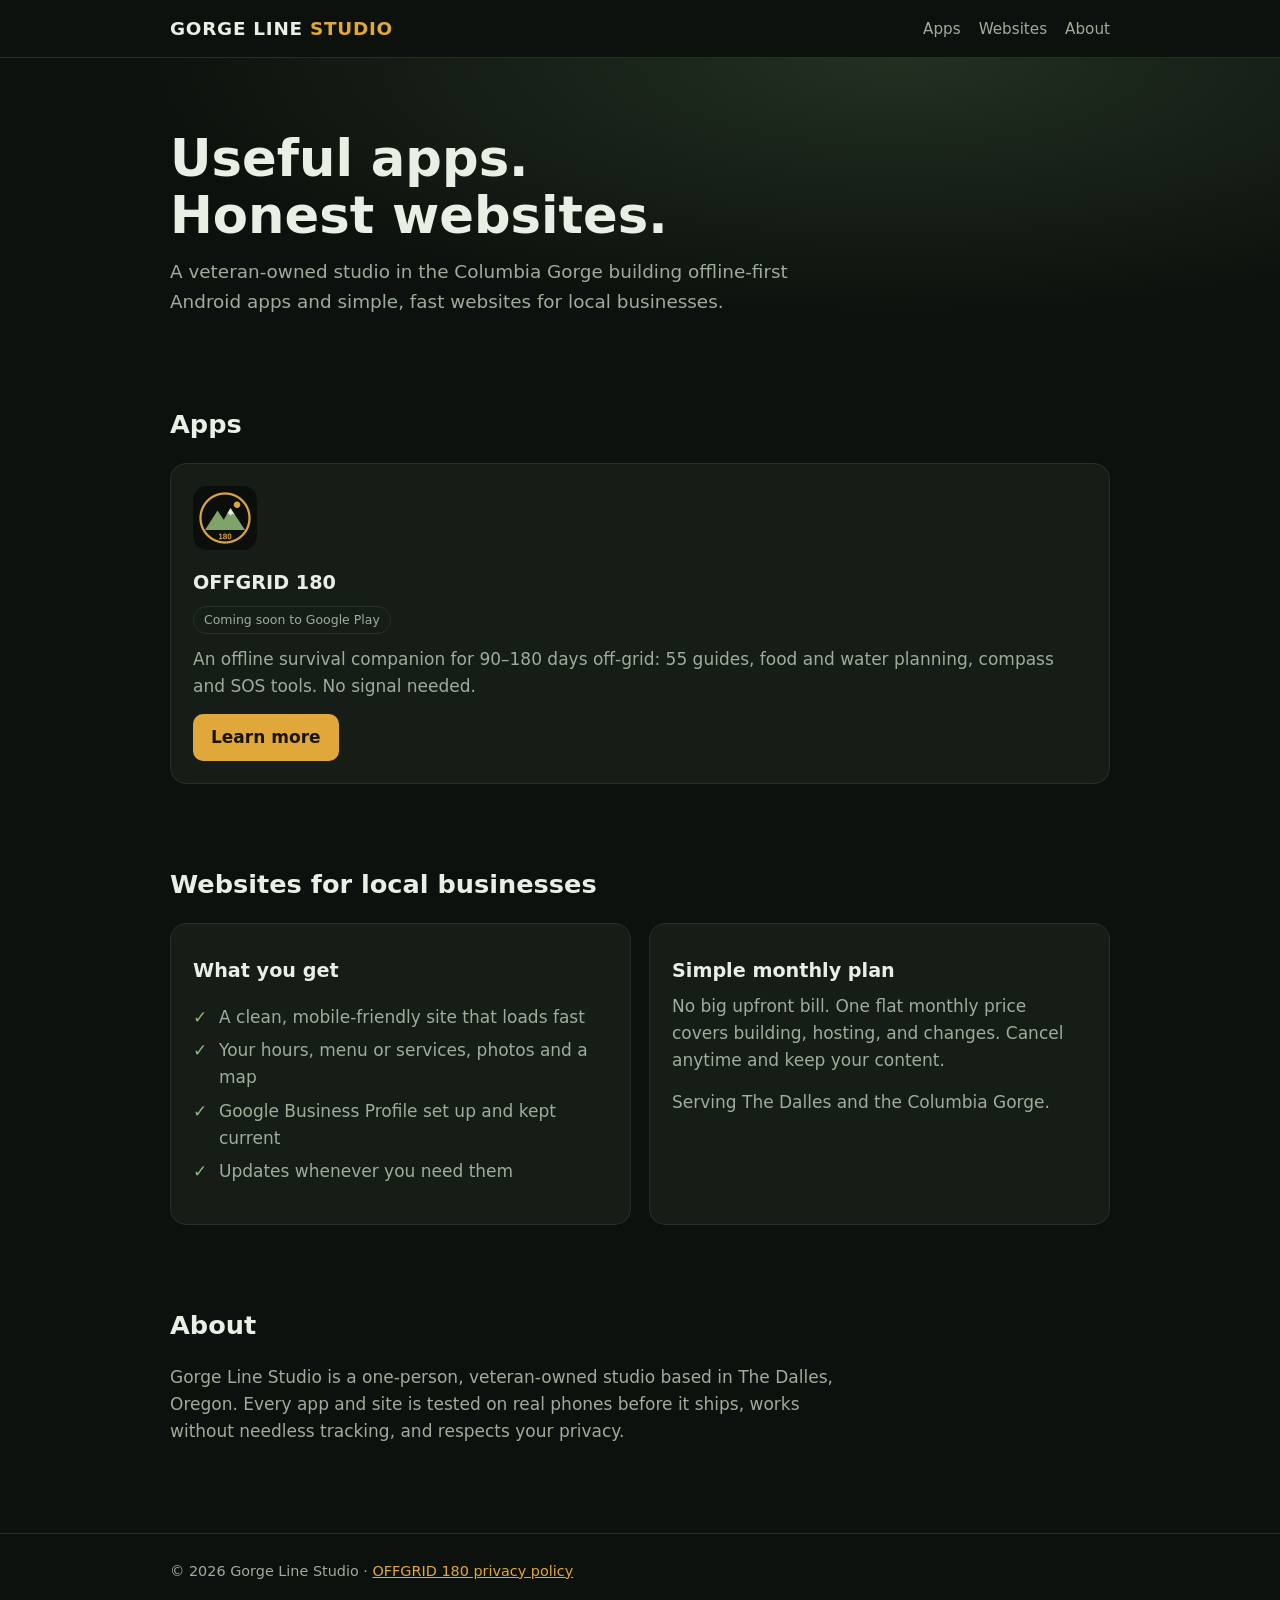
<file: index.html>
<!DOCTYPE html>
<html lang="en">
<head>
<meta charset="utf-8">
<meta name="viewport" content="width=device-width, initial-scale=1">
<title>Gorge Line Studio — Apps & websites from the Columbia Gorge</title>
<meta name="description" content="Gorge Line Studio builds offline-first Android apps and simple, fast websites for local businesses in The Dalles and the Columbia Gorge.">
<link rel="stylesheet" href="style.css">
<link rel="icon" href="offgrid-180/icon.png">
</head>
<body>
<header><div class="wrap">
  <a class="logo" href="./">GORGE LINE <span>STUDIO</span></a>
  <nav><a href="#apps">Apps</a><a href="#websites">Websites</a><a href="#about">About</a></nav>
</div></header>

<div class="hero"><div class="wrap">
  <h1>Useful apps.<br>Honest websites.</h1>
  <p>A veteran-owned studio in the Columbia Gorge building offline-first Android apps and simple, fast websites for local businesses.</p>
</div></div>

<section id="apps"><div class="wrap">
  <h2>Apps</h2>
  <div class="grid">
    <div class="card">
      <img src="offgrid-180/icon.png" alt="OFFGRID 180 icon">
      <h3>OFFGRID 180</h3>
      <span class="tag soon">Coming soon to Google Play</span>
      <p style="margin-top:12px">An offline survival companion for 90–180 days off-grid: 55 guides, food and water planning, compass and SOS tools. No signal needed.</p>
      <a class="btn" href="offgrid-180/">Learn more</a>
    </div>
  </div>
</div></section>

<section id="websites"><div class="wrap">
  <h2>Websites for local businesses</h2>
  <div class="grid">
    <div class="card">
      <h3>What you get</h3>
      <ul class="checks">
        <li>A clean, mobile-friendly site that loads fast</li>
        <li>Your hours, menu or services, photos and a map</li>
        <li>Google Business Profile set up and kept current</li>
        <li>Updates whenever you need them</li>
      </ul>
    </div>
    <div class="card">
      <h3>Simple monthly plan</h3>
      <p>No big upfront bill. One flat monthly price covers building, hosting, and changes. Cancel anytime and keep your content.</p>
      <p>Serving The Dalles and the Columbia Gorge.</p>
    </div>
  </div>
</div></section>

<section id="about"><div class="wrap">
  <h2>About</h2>
  <p style="color:var(--muted);max-width:680px">Gorge Line Studio is a one-person, veteran-owned studio based in The Dalles, Oregon. Every app and site is tested on real phones before it ships, works without needless tracking, and respects your privacy.</p>
</div></section>

<footer><div class="wrap">© 2026 Gorge Line Studio · <a href="offgrid-180/privacy.html">OFFGRID 180 privacy policy</a></div></footer>
</body>
</html>
</file>
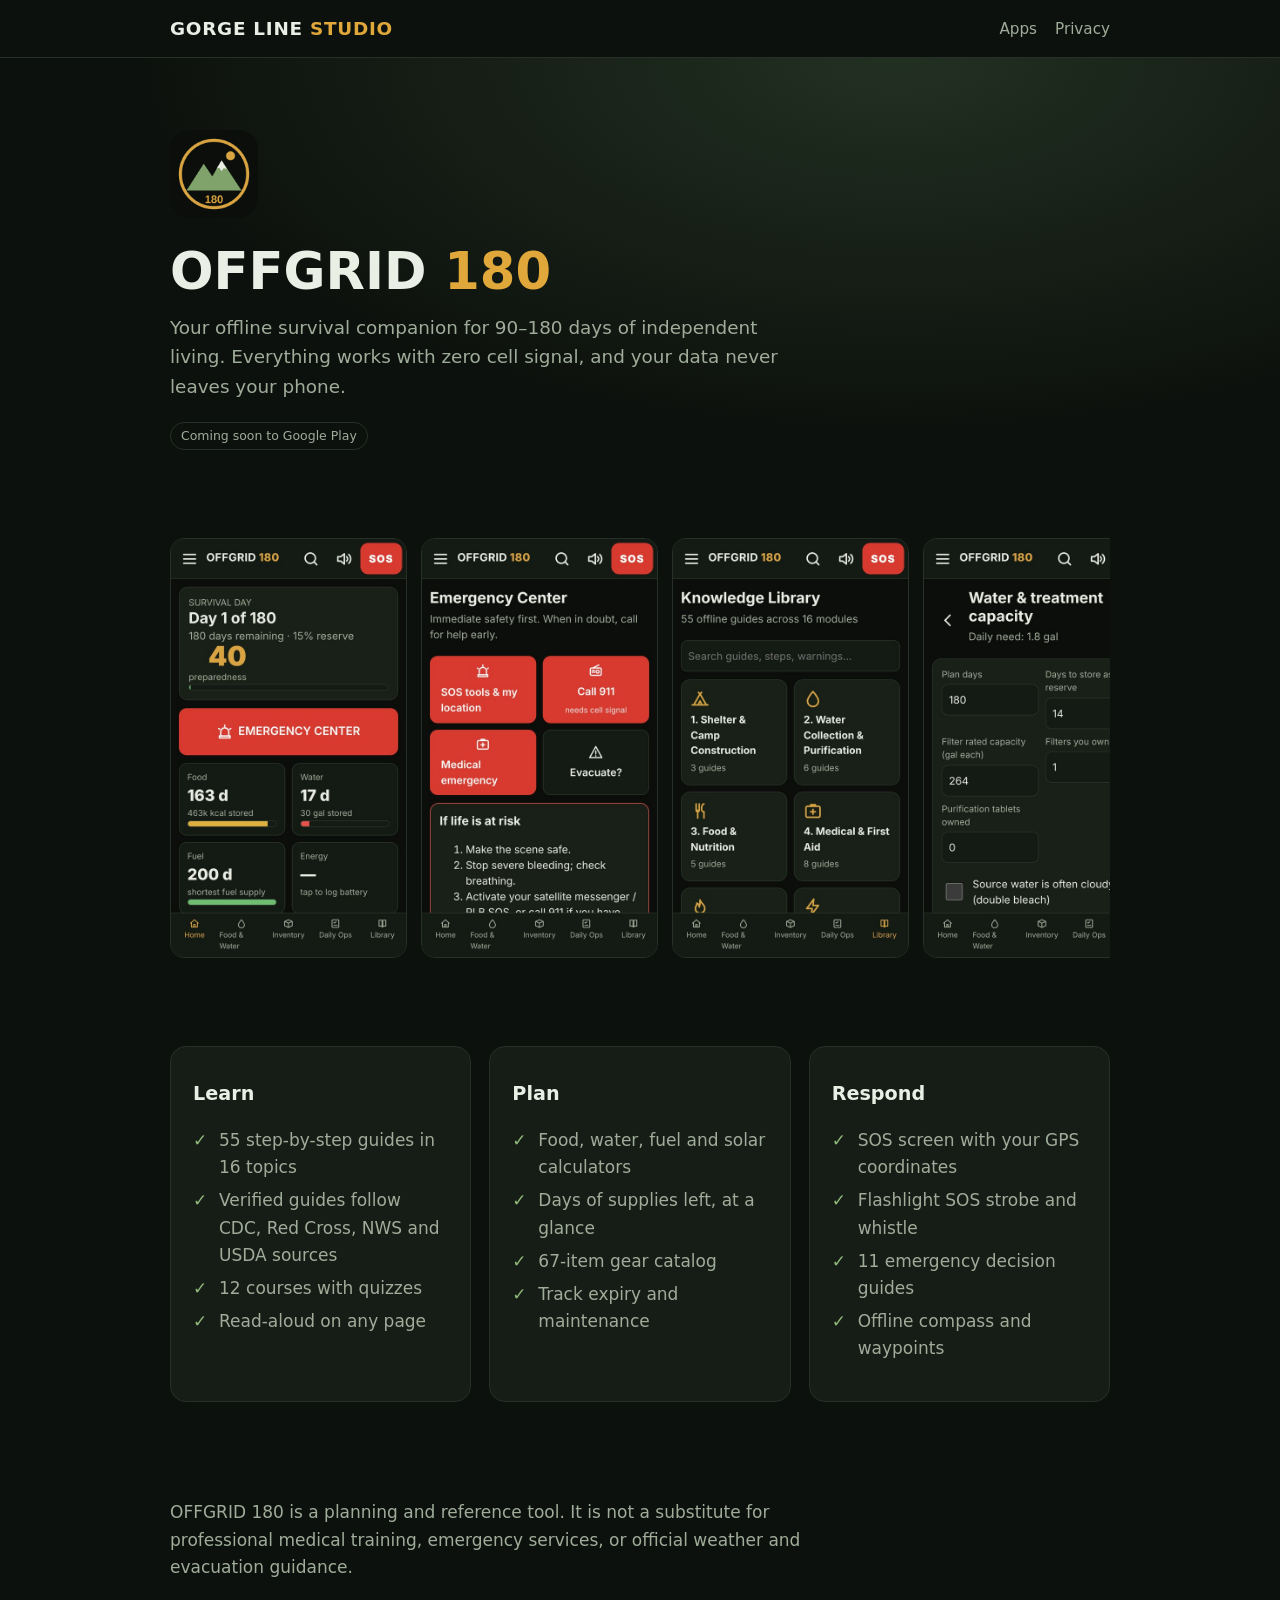
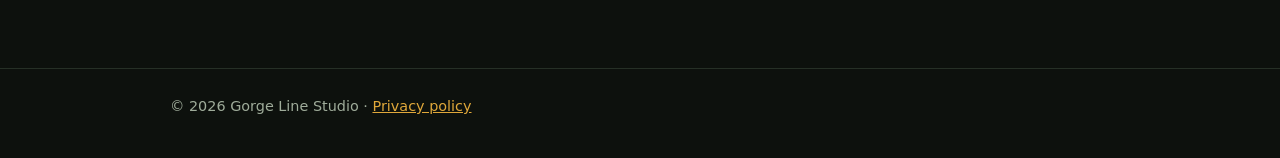
<file: offgrid-180/index.html>
<!DOCTYPE html>
<html lang="en">
<head>
<meta charset="utf-8">
<meta name="viewport" content="width=device-width, initial-scale=1">
<title>OFFGRID 180 — Offline survival companion</title>
<meta name="description" content="OFFGRID 180: offline survival guides, food and water planning, compass and SOS tools for 90–180 days off-grid. No signal needed.">
<link rel="stylesheet" href="../style.css">
<link rel="icon" href="icon.png">
</head>
<body>
<header><div class="wrap">
  <a class="logo" href="../">GORGE LINE <span>STUDIO</span></a>
  <nav><a href="../#apps">Apps</a><a href="privacy.html">Privacy</a></nav>
</div></header>

<div class="hero"><div class="wrap">
  <img src="icon.png" alt="" style="width:88px;height:88px;border-radius:20px">
  <h1 style="margin-top:16px">OFFGRID <span style="color:var(--acc)">180</span></h1>
  <p>Your offline survival companion for 90–180 days of independent living. Everything works with zero cell signal, and your data never leaves your phone.</p>
  <p style="margin-top:18px"><span class="tag soon">Coming soon to Google Play</span></p>
</div></div>

<section><div class="wrap">
  <div class="shots">
    <img src="shots/1-dashboard.jpg" alt="Dashboard showing days of food, water and fuel left">
    <img src="shots/2-emergency.jpg" alt="Emergency Center with SOS tools">
    <img src="shots/3-library.jpg" alt="Knowledge Library with 16 modules">
    <img src="shots/5-food-water.jpg" alt="Water and treatment calculator">
    <img src="shots/6-compass.jpg" alt="Offline GPS position in decimal, DMS and UTM">
    <img src="shots/8-tree.jpg" alt="Step-by-step medical emergency decision guide">
  </div>
</div></section>

<section><div class="wrap grid">
  <div class="card"><h3>Learn</h3><ul class="checks"><li>55 step-by-step guides in 16 topics</li><li>Verified guides follow CDC, Red Cross, NWS and USDA sources</li><li>12 courses with quizzes</li><li>Read-aloud on any page</li></ul></div>
  <div class="card"><h3>Plan</h3><ul class="checks"><li>Food, water, fuel and solar calculators</li><li>Days of supplies left, at a glance</li><li>67-item gear catalog</li><li>Track expiry and maintenance</li></ul></div>
  <div class="card"><h3>Respond</h3><ul class="checks"><li>SOS screen with your GPS coordinates</li><li>Flashlight SOS strobe and whistle</li><li>11 emergency decision guides</li><li>Offline compass and waypoints</li></ul></div>
</div></section>

<section><div class="wrap">
  <p style="color:var(--muted);max-width:700px">OFFGRID 180 is a planning and reference tool. It is not a substitute for professional medical training, emergency services, or official weather and evacuation guidance.</p>
</div></section>

<footer><div class="wrap">© 2026 Gorge Line Studio · <a href="privacy.html">Privacy policy</a></div></footer>
</body>
</html>
</file>
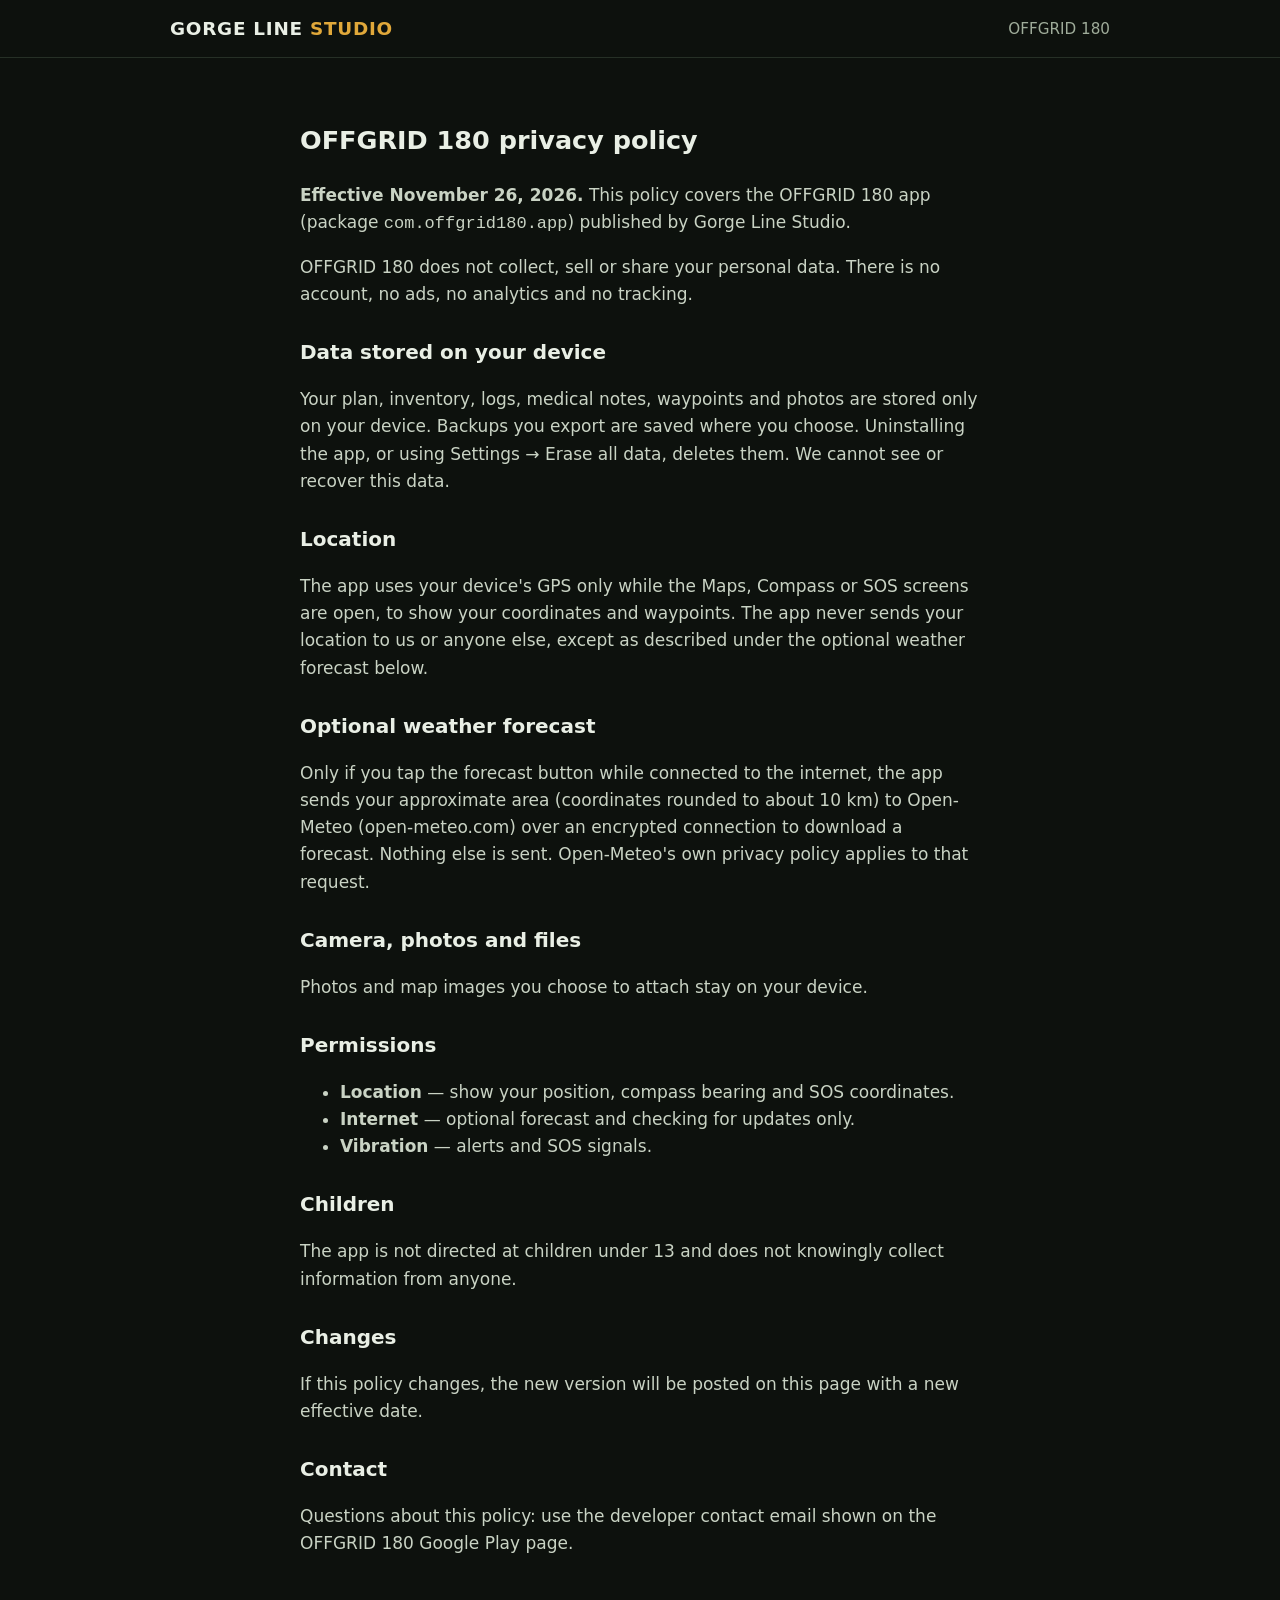
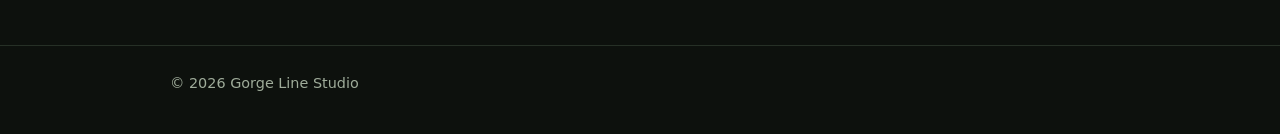
<file: offgrid-180/privacy.html>
<!DOCTYPE html>
<html lang="en">
<head>
<meta charset="utf-8">
<meta name="viewport" content="width=device-width, initial-scale=1">
<title>OFFGRID 180 — Privacy policy</title>
<link rel="stylesheet" href="../style.css">
<link rel="icon" href="icon.png">
</head>
<body>
<header><div class="wrap">
  <a class="logo" href="../">GORGE LINE <span>STUDIO</span></a>
  <nav><a href="./">OFFGRID 180</a></nav>
</div></header>

<section><div class="wrap doc">
  <h1>OFFGRID 180 privacy policy</h1>
  <p><b>Effective November 26, 2026.</b> This policy covers the OFFGRID 180 app (package <code>com.offgrid180.app</code>) published by Gorge Line Studio.</p>
  <p>OFFGRID 180 does not collect, sell or share your personal data. There is no account, no ads, no analytics and no tracking.</p>

  <h2>Data stored on your device</h2>
  <p>Your plan, inventory, logs, medical notes, waypoints and photos are stored only on your device. Backups you export are saved where you choose. Uninstalling the app, or using Settings → Erase all data, deletes them. We cannot see or recover this data.</p>

  <h2>Location</h2>
  <p>The app uses your device's GPS only while the Maps, Compass or SOS screens are open, to show your coordinates and waypoints. The app never sends your location to us or anyone else, except as described under the optional weather forecast below.</p>

  <h2>Optional weather forecast</h2>
  <p>Only if you tap the forecast button while connected to the internet, the app sends your approximate area (coordinates rounded to about 10 km) to Open-Meteo (open-meteo.com) over an encrypted connection to download a forecast. Nothing else is sent. Open-Meteo's own privacy policy applies to that request.</p>

  <h2>Camera, photos and files</h2>
  <p>Photos and map images you choose to attach stay on your device.</p>

  <h2>Permissions</h2>
  <ul>
    <li><b>Location</b> — show your position, compass bearing and SOS coordinates.</li>
    <li><b>Internet</b> — optional forecast and checking for updates only.</li>
    <li><b>Vibration</b> — alerts and SOS signals.</li>
  </ul>

  <h2>Children</h2>
  <p>The app is not directed at children under 13 and does not knowingly collect information from anyone.</p>

  <h2>Changes</h2>
  <p>If this policy changes, the new version will be posted on this page with a new effective date.</p>

  <h2>Contact</h2>
  <p>Questions about this policy: use the developer contact email shown on the OFFGRID 180 Google Play page.</p>
</div></section>

<footer><div class="wrap">© 2026 Gorge Line Studio</div></footer>
</body>
</html>
</file>
<file: style.css>
:root { --bg: #0d110d; --card: #161d16; --line: #263026; --fg: #e9efe5; --muted: #9fac9a; --acc: #e0a83a; --green: #8fb87a; }
* { box-sizing: border-box; }
body { margin: 0; background: var(--bg); color: var(--fg); font: 17px/1.6 system-ui, -apple-system, "Segoe UI", Roboto, sans-serif; }
a { color: var(--acc); }
.wrap { max-width: 980px; margin: 0 auto; padding: 0 20px; }
header { border-bottom: 1px solid var(--line); }
header .wrap { display: flex; align-items: center; justify-content: space-between; gap: 12px; padding-top: 14px; padding-bottom: 14px; flex-wrap: wrap; }
.logo { font-weight: 800; letter-spacing: .04em; text-decoration: none; color: var(--fg); font-size: 1.15rem; }
.logo span { color: var(--acc); }
nav a { color: var(--muted); text-decoration: none; margin-left: 18px; font-size: .95rem; }
nav a:hover { color: var(--fg); }
.hero { padding: 72px 0 48px; background: radial-gradient(ellipse at 70% 0%, #223022 0%, transparent 60%); }
.hero h1 { font-size: clamp(2rem, 5vw, 3.2rem); line-height: 1.1; margin: 0 0 14px; }
.hero p { color: var(--muted); font-size: 1.15rem; max-width: 620px; margin: 0; }
section { padding: 40px 0; }
h2 { font-size: 1.6rem; margin: 0 0 18px; }
.grid { display: grid; grid-template-columns: repeat(auto-fit, minmax(260px, 1fr)); gap: 18px; }
.card { background: var(--card); border: 1px solid var(--line); border-radius: 16px; padding: 22px; }
.card h3 { margin: 10px 0 6px; font-size: 1.2rem; }
.card p { color: var(--muted); margin: 0 0 14px; }
.card img { width: 64px; height: 64px; border-radius: 14px; }
.tag { display: inline-block; font-size: .78rem; padding: 3px 10px; border-radius: 99px; border: 1px solid var(--acc); color: var(--acc); }
.tag.soon { border-color: var(--line); color: var(--muted); }
.btn { display: inline-block; background: var(--acc); color: #1a1405; font-weight: 700; padding: 10px 18px; border-radius: 10px; text-decoration: none; }
.btn.ghost { background: none; color: var(--fg); border: 1px solid var(--line); }
ul.checks { padding-left: 0; list-style: none; } ul.checks li { padding-left: 26px; position: relative; margin: 6px 0; color: var(--muted); }
ul.checks li::before { content: "✓"; position: absolute; left: 0; color: var(--green); font-weight: 800; }
.shots { display: flex; gap: 14px; overflow-x: auto; padding-bottom: 8px; }
.shots img { height: 420px; border-radius: 14px; border: 1px solid var(--line); }
.doc { max-width: 720px; } .doc h2 { font-size: 1.25rem; margin-top: 28px; } .doc p, .doc li { color: #c9d3c4; }
footer { border-top: 1px solid var(--line); color: var(--muted); font-size: .9rem; padding: 26px 0 40px; margin-top: 30px; }
@media (max-width: 560px) { nav a { margin: 0 14px 0 0; } .hero { padding-top: 48px; } .shots img { height: 340px; } }
</file>
